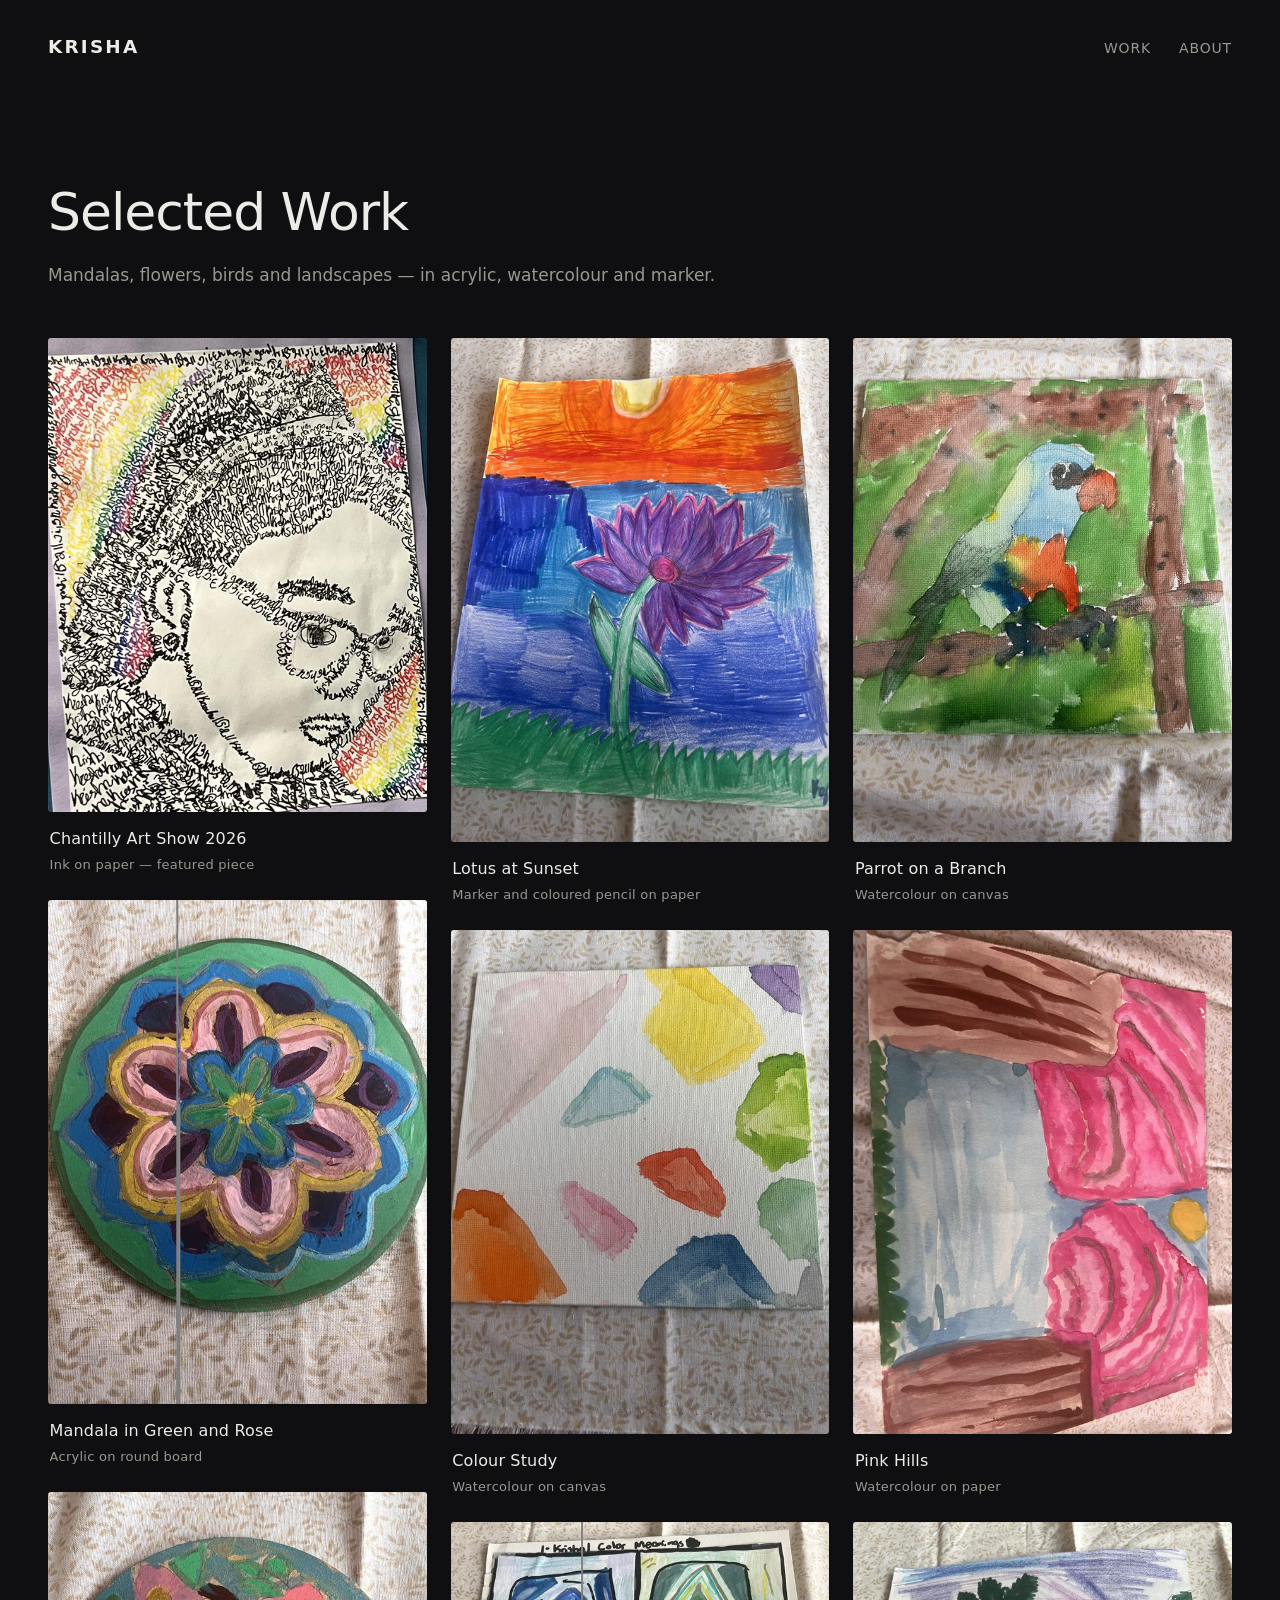
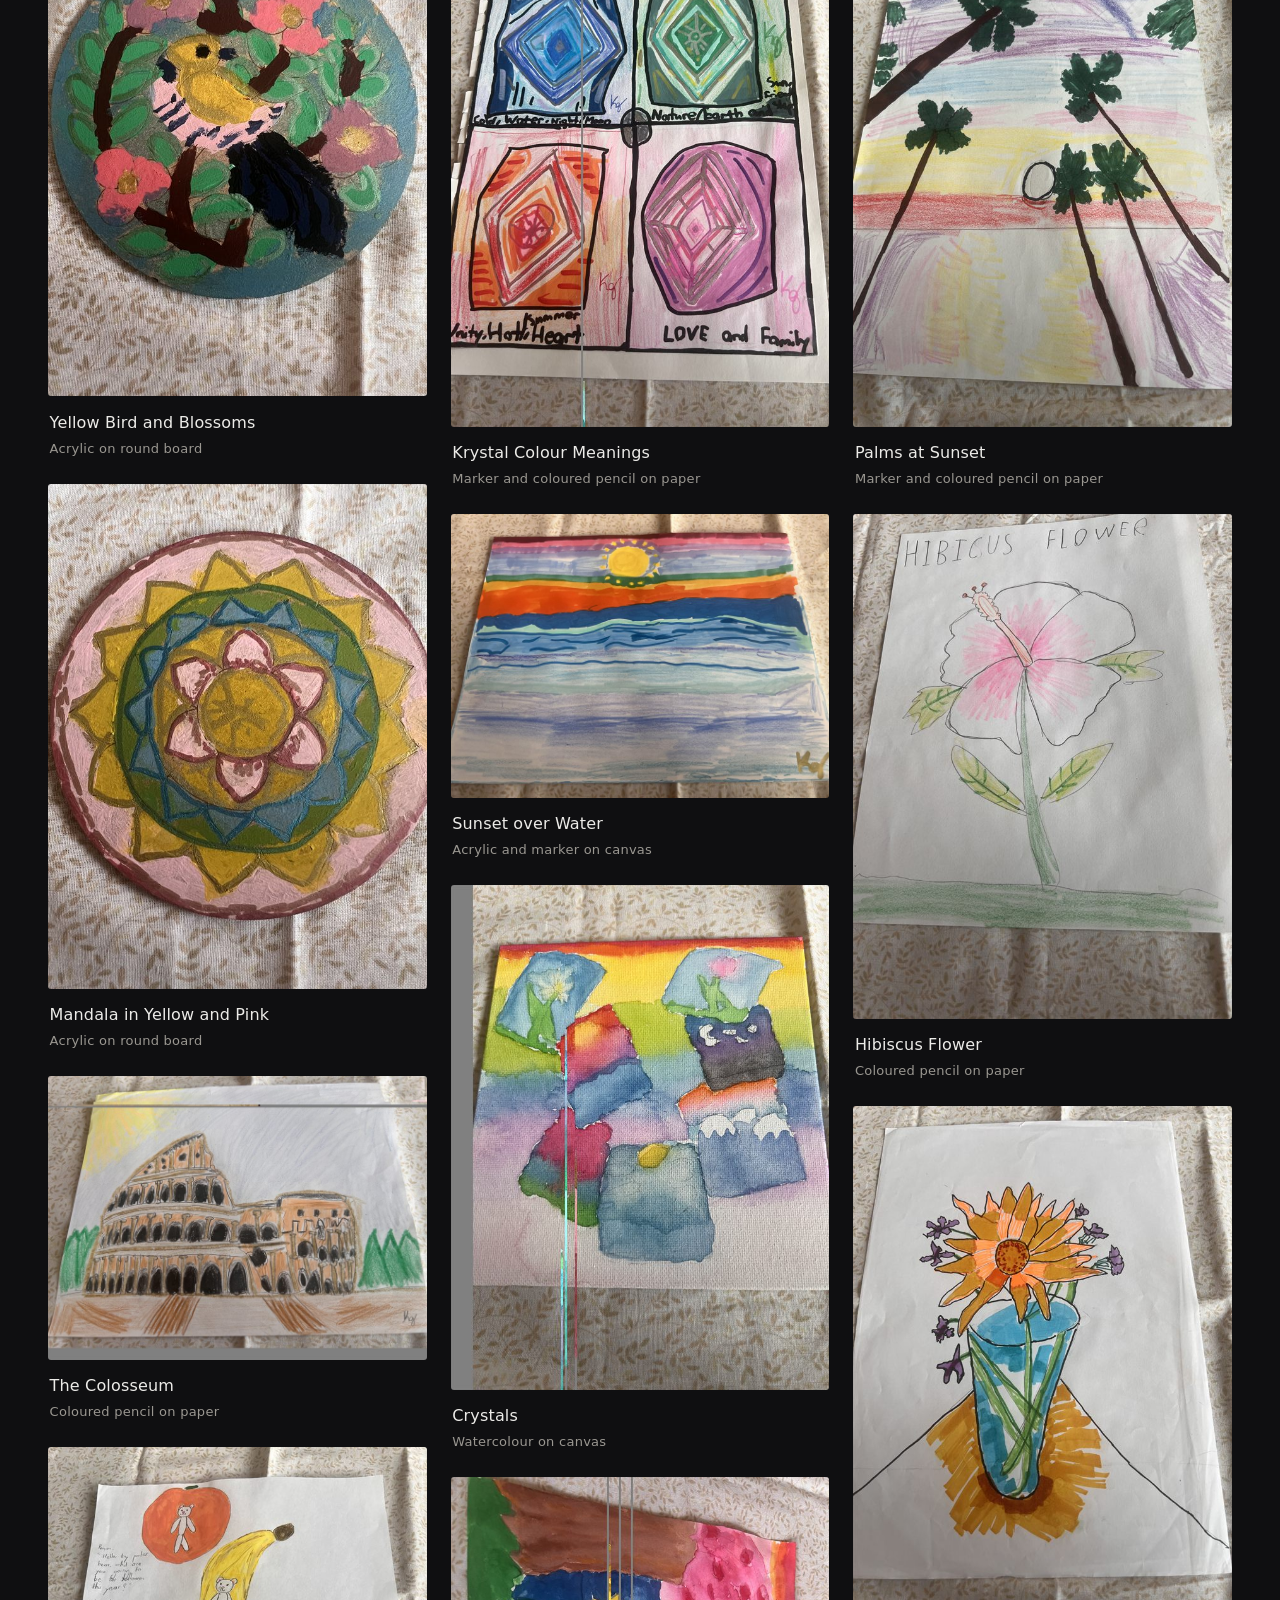
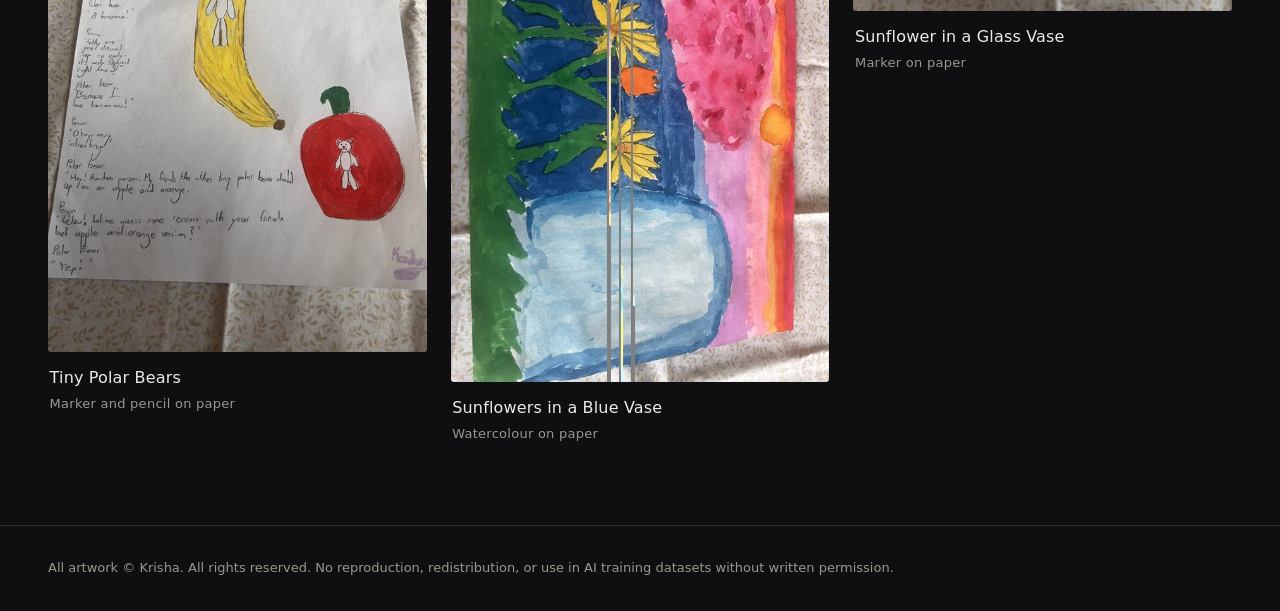
<file: index.html>
<!DOCTYPE html>
<html lang="en">
<head>
<meta charset="utf-8">
<meta name="viewport" content="width=device-width, initial-scale=1">
<title>Krisha — Paintings and Drawings</title>
<meta name="description" content="Selected paintings and drawings by Krisha. Mandalas, flowers, birds and landscapes in acrylic, watercolour and marker.">

<link rel="canonical" href="https://krisha-art.pages.dev/">
<meta property="og:type" content="website">
<meta property="og:title" content="Krisha — Paintings and Drawings">
<meta property="og:description" content="Selected paintings and drawings by Krisha. Mandalas, flowers, birds and landscapes in acrylic, watercolour and marker.">
<meta property="og:image" content="https://krisha-art.pages.dev/images/full/piece-19.jpg">
<meta property="og:url" content="https://krisha-art.pages.dev/">
<meta name="twitter:card" content="summary_large_image">

<link rel="icon" href="/favicon.svg" type="image/svg+xml">
<link rel="stylesheet" href="/css/style.css">
</head>
<body>
<a class="skip" href="#gallery">Skip to gallery</a>

<header class="site-head">
  <a class="brand" href="/">Krisha</a>
  <nav>
    <a href="/">Work</a>
    <a href="/about.html">About</a>
  </nav>
</header>

<main>
  <section class="intro">
    <h1>Selected Work</h1>
    <p>Mandalas, flowers, birds and landscapes — in acrylic, watercolour and marker.</p>
  </section>

  <!--
    TITLES AND MEDIUM ARE MY BEST GUESS FROM LOOKING AT THE PHOTOS.
    Replace them with Krisha's real titles, years and materials.

    TO ADD A PIECE: copy one <figure> block and change these values.
    - href / data-full : full-size image  -> /images/full/<name>.jpg
    - src              : thumbnail        -> /images/thumbs/<name>.jpg
    - width / height   : the thumbnail's real pixel size, to reserve space and stop layout jank
    - alt              : describe the image, for screen readers and search
    - <h2> / .meta     : title, then year - medium
  -->
  <section id="gallery" class="gallery">

    <figure class="piece">
      <a href="/images/full/piece-19.jpg" data-full="/images/full/piece-19.jpg">
        <img src="/images/thumbs/piece-19.jpg" width="638" height="800" loading="eager" decoding="async"
             alt="Portrait of a young person with glasses and short dark hair, drawn entirely from densely handwritten words in black ink, framed by an arc of the same writing in red, orange, yellow, green, blue and purple.">
      </a>
      <figcaption>
        <h2>Chantilly Art Show 2026</h2>
        <p class="meta">Ink on paper &mdash; featured piece</p>
      </figcaption>
    </figure>

    <figure class="piece">
      <a href="/images/full/piece-01.jpg" data-full="/images/full/piece-01.jpg">
        <img src="/images/thumbs/piece-01.jpg" width="600" height="800" loading="eager" decoding="async"
             alt="Painted mandala on a round board: concentric pink, blue and gold petals radiating from a green flower centre, on a deep green ground.">
      </a>
      <figcaption>
        <h2>Mandala in Green and Rose</h2>
        <p class="meta">Acrylic on round board</p>
      </figcaption>
    </figure>

    <figure class="piece">
      <a href="/images/full/piece-02.jpg" data-full="/images/full/piece-02.jpg">
        <img src="/images/thumbs/piece-02.jpg" width="600" height="800" loading="eager" decoding="async"
             alt="Round painted board showing a yellow bird with a dark blue tail perched on a branch among pink blossoms and green leaves, framed by a teal border.">
      </a>
      <figcaption>
        <h2>Yellow Bird and Blossoms</h2>
        <p class="meta">Acrylic on round board</p>
      </figcaption>
    </figure>

    <figure class="piece">
      <a href="/images/full/piece-04.jpg" data-full="/images/full/piece-04.jpg">
        <img src="/images/thumbs/piece-04.jpg" width="600" height="800" loading="eager" decoding="async"
             alt="Painted mandala on a round board in yellow, green and blue, with a pink lotus at the centre and a dusty rose rim.">
      </a>
      <figcaption>
        <h2>Mandala in Yellow and Pink</h2>
        <p class="meta">Acrylic on round board</p>
      </figcaption>
    </figure>

    <figure class="piece">
      <a href="/images/full/piece-05.jpg" data-full="/images/full/piece-05.jpg">
        <img src="/images/thumbs/piece-05.jpg" width="800" height="600" loading="lazy" decoding="async"
             alt="Coloured pencil drawing of the Colosseum in Rome, its tiers of arches drawn in orange and black, with a yellow sun behind it and green trees on either side.">
      </a>
      <figcaption>
        <h2>The Colosseum</h2>
        <p class="meta">Coloured pencil on paper</p>
      </figcaption>
    </figure>

    <figure class="piece">
      <a href="/images/full/piece-06.jpg" data-full="/images/full/piece-06.jpg">
        <img src="/images/thumbs/piece-06.jpg" width="600" height="800" loading="lazy" decoding="async"
             alt="Illustrated story page: three tiny white bears dressed as an orange, a banana and an apple, beside a handwritten conversation about Halloween costumes.">
      </a>
      <figcaption>
        <h2>Tiny Polar Bears</h2>
        <p class="meta">Marker and pencil on paper</p>
      </figcaption>
    </figure>

    <figure class="piece">
      <a href="/images/full/piece-07.jpg" data-full="/images/full/piece-07.jpg">
        <img src="/images/thumbs/piece-07.jpg" width="600" height="800" loading="lazy" decoding="async"
             alt="Drawing of a large purple lotus on a green stem, standing in blue water beneath a burning orange sunset sky, with green grass in the foreground.">
      </a>
      <figcaption>
        <h2>Lotus at Sunset</h2>
        <p class="meta">Marker and coloured pencil on paper</p>
      </figcaption>
    </figure>

    <figure class="piece">
      <a href="/images/full/piece-08.jpg" data-full="/images/full/piece-08.jpg">
        <img src="/images/thumbs/piece-08.jpg" width="600" height="800" loading="lazy" decoding="async"
             alt="Watercolour study on white canvas: loose blocks of pink, yellow, orange, green, blue and purple scattered across the surface.">
      </a>
      <figcaption>
        <h2>Colour Study</h2>
        <p class="meta">Watercolour on canvas</p>
      </figcaption>
    </figure>

    <figure class="piece">
      <a href="/images/full/piece-09.jpg" data-full="/images/full/piece-09.jpg">
        <img src="/images/thumbs/piece-09.jpg" width="600" height="800" loading="lazy" decoding="async"
             alt="Page divided into four panels, each with a faceted crystal in a different colour: blue for water and moon, green for nature and earth, red for unity and heart, pink for love and family.">
      </a>
      <figcaption>
        <h2>Krystal Colour Meanings</h2>
        <p class="meta">Marker and coloured pencil on paper</p>
      </figcaption>
    </figure>

    <figure class="piece">
      <a href="/images/full/piece-10.jpg" data-full="/images/full/piece-10.jpg">
        <img src="/images/thumbs/piece-10.jpg" width="800" height="600" loading="lazy" decoding="async"
             alt="Painted seascape in horizontal bands: a yellow sun in a pink and lilac sky above orange and green stripes, with layered blue water below.">
      </a>
      <figcaption>
        <h2>Sunset over Water</h2>
        <p class="meta">Acrylic and marker on canvas</p>
      </figcaption>
    </figure>

    <figure class="piece">
      <a href="/images/full/piece-11.jpg" data-full="/images/full/piece-11.jpg">
        <img src="/images/thumbs/piece-11.jpg" width="600" height="800" loading="lazy" decoding="async"
             alt="Watercolour on canvas: soft overlapping squares in rainbow washes, some holding small shapes including a flower, a frog and a dark cat-like form.">
      </a>
      <figcaption>
        <h2>Crystals</h2>
        <p class="meta">Watercolour on canvas</p>
      </figcaption>
    </figure>

    <figure class="piece">
      <a href="/images/full/piece-12.jpg" data-full="/images/full/piece-12.jpg">
        <img src="/images/thumbs/piece-12.jpg" width="600" height="800" loading="lazy" decoding="async"
             alt="Watercolour of yellow sunflowers with green leaves in a pale blue vase, against a deep blue and pink background with an orange sun at the edge.">
      </a>
      <figcaption>
        <h2>Sunflowers in a Blue Vase</h2>
        <p class="meta">Watercolour on paper</p>
      </figcaption>
    </figure>

    <figure class="piece">
      <a href="/images/full/piece-13.jpg" data-full="/images/full/piece-13.jpg">
        <img src="/images/thumbs/piece-13.jpg" width="600" height="800" loading="lazy" decoding="async"
             alt="Watercolour on square canvas of a parrot with a blue head, orange beak and green body, perched on brown branches against leafy green.">
      </a>
      <figcaption>
        <h2>Parrot on a Branch</h2>
        <p class="meta">Watercolour on canvas</p>
      </figcaption>
    </figure>

    <figure class="piece">
      <a href="/images/full/piece-15.jpg" data-full="/images/full/piece-15.jpg">
        <img src="/images/thumbs/piece-15.jpg" width="600" height="800" loading="lazy" decoding="async"
             alt="Watercolour landscape in blocks of colour: deep pink rounded forms on the right, pale blue water in the middle, brown banks above and below, and a yellow sun.">
      </a>
      <figcaption>
        <h2>Pink Hills</h2>
        <p class="meta">Watercolour on paper</p>
      </figcaption>
    </figure>

    <figure class="piece">
      <a href="/images/full/piece-16.jpg" data-full="/images/full/piece-16.jpg">
        <img src="/images/thumbs/piece-16.jpg" width="600" height="800" loading="lazy" decoding="async"
             alt="Drawing of tall palm trees leaning across a striped sunset sky of blue, pink, yellow and red, with their reflections in the water below.">
      </a>
      <figcaption>
        <h2>Palms at Sunset</h2>
        <p class="meta">Marker and coloured pencil on paper</p>
      </figcaption>
    </figure>

    <figure class="piece">
      <a href="/images/full/piece-17.jpg" data-full="/images/full/piece-17.jpg">
        <img src="/images/thumbs/piece-17.jpg" width="600" height="800" loading="lazy" decoding="async"
             alt="Botanical drawing of a single pink hibiscus flower with a long stamen, green leaves along its stem and a band of grass at the base. Titled Hibicus Flower in pencil.">
      </a>
      <figcaption>
        <h2>Hibiscus Flower</h2>
        <p class="meta">Coloured pencil on paper</p>
      </figcaption>
    </figure>

    <figure class="piece">
      <a href="/images/full/piece-18.jpg" data-full="/images/full/piece-18.jpg">
        <img src="/images/thumbs/piece-18.jpg" width="600" height="800" loading="lazy" decoding="async"
             alt="Marker drawing of a large orange sunflower and small purple sprigs in a tall blue glass vase, standing on a gold circle.">
      </a>
      <figcaption>
        <h2>Sunflower in a Glass Vase</h2>
        <p class="meta">Marker on paper</p>
      </figcaption>
    </figure>

    <!--
      HELD BACK ON PURPOSE - piece-14 has "Krisha Gandhi" written across the
      artwork itself, so publishing it puts her full name on a public, indexed
      page. The file is in images/ and ready; delete these comment markers to
      include it.

    <figure class="piece">
      <a href="/images/full/piece-14.jpg" data-full="/images/full/piece-14.jpg">
        <img src="/images/thumbs/piece-14.jpg" width="600" height="800" loading="lazy" decoding="async"
             alt="Poster drawing with a purple flowering tree above a river, sunflowers along the bottom, and the hand lettered words Be Kind, Always Believe.">
      </a>
      <figcaption>
        <h2>Be Kind</h2>
        <p class="meta">Marker and coloured pencil on paper</p>
      </figcaption>
    </figure>

    -->

  </section>
</main>

<footer class="site-foot">
  <p>All artwork &copy; Krisha. All rights reserved. No reproduction, redistribution, or use in AI training datasets without written permission.</p>
</footer>

<dialog id="lightbox" aria-label="Artwork viewer">
  <button class="lb-close" data-lb="close" aria-label="Close viewer">&times;</button>
  <button class="lb-nav lb-prev" data-lb="prev" aria-label="Previous artwork">&#8249;</button>
  <button class="lb-nav lb-next" data-lb="next" aria-label="Next artwork">&#8250;</button>
  <figure>
    <img id="lb-img" alt="">
    <figcaption>
      <h2 id="lb-title"></h2>
      <p class="meta" id="lb-meta"></p>
    </figcaption>
  </figure>
</dialog>

<script src="/js/lightbox.js" defer></script>
</body>
</html>
</file>
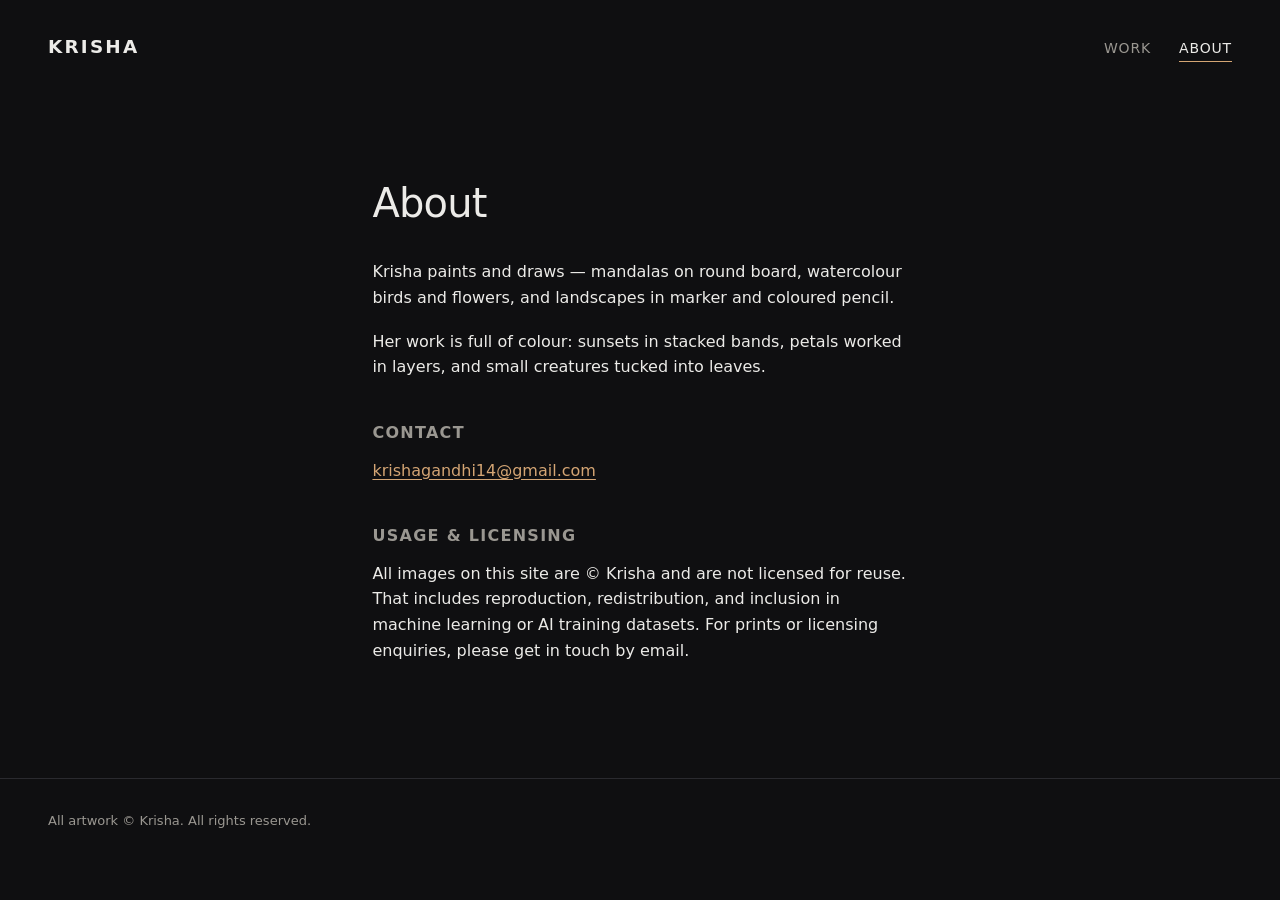
<file: about.html>
<!DOCTYPE html>
<html lang="en">
<head>
<meta charset="utf-8">
<meta name="viewport" content="width=device-width, initial-scale=1">
<title>About — Krisha</title>
<meta name="description" content="About Krisha, painter and illustrator.">

<link rel="canonical" href="https://krisha-art.pages.dev/about.html">
<meta property="og:type" content="profile">
<meta property="og:title" content="About — Krisha">
<meta property="og:description" content="About Krisha, painter and illustrator.">
<meta property="og:image" content="https://krisha-art.pages.dev/images/full/piece-02.jpg">

<link rel="icon" href="/favicon.svg" type="image/svg+xml">
<link rel="stylesheet" href="/css/style.css">
</head>
<body>
<a class="skip" href="#main">Skip to content</a>

<header class="site-head">
  <a class="brand" href="/">Krisha</a>
  <nav>
    <a href="/">Work</a>
    <a href="/about.html" aria-current="page">About</a>
  </nav>
</header>

<main id="main" class="prose">
  <h1>About</h1>

  <!-- Replace both paragraphs with Krisha's own words. -->
  <p>
    Krisha paints and draws — mandalas on round board, watercolour birds and
    flowers, and landscapes in marker and coloured pencil.
  </p>

  <p>
    Her work is full of colour: sunsets in stacked bands, petals worked in
    layers, and small creatures tucked into leaves.
  </p>

  <h2>Contact</h2>
  <ul class="links">
    <li><a href="mailto:krishagandhi14@gmail.com">krishagandhi14@gmail.com</a></li>
  </ul>

  <h2>Usage &amp; licensing</h2>
  <p>
    All images on this site are &copy; Krisha and are not licensed for reuse.
    That includes reproduction, redistribution, and inclusion in machine
    learning or AI training datasets. For prints or licensing enquiries,
    please get in touch by email.
  </p>
</main>

<footer class="site-foot">
  <p>All artwork &copy; Krisha. All rights reserved.</p>
</footer>
</body>
</html>
</file>
<file: css/style.css>
:root {
  --bg: #0f0f11;
  --bg-elev: #17171a;
  --fg: #ecebe8;
  --fg-muted: #9a9791;
  --accent: #d4a574;
  --border: #2a2a2f;
  --maxw: 1500px;
  --gap: 1.5rem;
}

*, *::before, *::after { box-sizing: border-box; }

html { -webkit-text-size-adjust: 100%; }

body {
  margin: 0;
  background: var(--bg);
  color: var(--fg);
  font: 16px/1.6 ui-sans-serif, system-ui, "Segoe UI", Inter, Helvetica, Arial, sans-serif;
  -webkit-font-smoothing: antialiased;
}

a { color: inherit; }

img { max-width: 100%; height: auto; display: block; }

:focus-visible {
  outline: 2px solid var(--accent);
  outline-offset: 3px;
}

.skip {
  position: absolute;
  left: -9999px;
  top: 0;
  background: var(--accent);
  color: #16130f;
  padding: .6rem 1rem;
  z-index: 100;
}
.skip:focus { left: 0; }

/* ---------- header ---------- */

.site-head {
  display: flex;
  align-items: baseline;
  justify-content: space-between;
  gap: 2rem;
  max-width: var(--maxw);
  margin: 0 auto;
  padding: 2rem clamp(1rem, 4vw, 3rem);
}

.brand {
  font-size: 1.15rem;
  font-weight: 600;
  letter-spacing: .12em;
  text-transform: uppercase;
  text-decoration: none;
}

.site-head nav {
  display: flex;
  gap: 1.75rem;
  font-size: .875rem;
  letter-spacing: .06em;
  text-transform: uppercase;
}

.site-head nav a {
  color: var(--fg-muted);
  text-decoration: none;
  padding-bottom: 2px;
  border-bottom: 1px solid transparent;
  transition: color .18s ease, border-color .18s ease;
}

.site-head nav a:hover,
.site-head nav a[aria-current="page"] {
  color: var(--fg);
  border-bottom-color: var(--accent);
}

/* ---------- intro ---------- */

.intro {
  max-width: var(--maxw);
  margin: 0 auto;
  padding: clamp(2rem, 6vw, 5rem) clamp(1rem, 4vw, 3rem) clamp(1.5rem, 4vw, 3rem);
}

.intro h1 {
  margin: 0 0 .5rem;
  font-size: clamp(2rem, 5vw, 3.25rem);
  font-weight: 500;
  letter-spacing: -.02em;
}

.intro p {
  margin: 0;
  color: var(--fg-muted);
  font-size: 1.0625rem;
}

/* ---------- gallery (CSS masonry) ---------- */

.gallery {
  max-width: var(--maxw);
  margin: 0 auto;
  padding: 0 clamp(1rem, 4vw, 3rem) 5rem;
  column-count: 3;
  column-gap: var(--gap);
}

@media (max-width: 1000px) { .gallery { column-count: 2; } }
@media (max-width: 620px)  { .gallery { column-count: 1; } }

.piece {
  margin: 0 0 var(--gap);
  break-inside: avoid;
  page-break-inside: avoid;
}

.piece a {
  display: block;
  overflow: hidden;
  background: var(--bg-elev);
  border-radius: 3px;
}

.piece img {
  width: 100%;
  transition: transform .5s cubic-bezier(.2, .6, .2, 1), opacity .3s ease;
}

.piece a:hover img { transform: scale(1.03); }

.piece figcaption {
  padding: .85rem .1rem 0;
}

.piece h2 {
  margin: 0;
  font-size: 1rem;
  font-weight: 500;
  letter-spacing: .01em;
}

.meta {
  margin: .2rem 0 0;
  color: var(--fg-muted);
  font-size: .8125rem;
  letter-spacing: .02em;
}

/* ---------- prose pages ---------- */

.prose {
  max-width: 62ch;
  margin: 0 auto;
  padding: clamp(2rem, 6vw, 5rem) clamp(1rem, 4vw, 3rem) 6rem;
}

.prose h1 {
  margin: 0 0 1.5rem;
  font-size: clamp(1.75rem, 4vw, 2.5rem);
  font-weight: 500;
  letter-spacing: -.02em;
}

.prose h2 {
  margin: 2.5rem 0 .75rem;
  font-size: 1rem;
  font-weight: 600;
  letter-spacing: .08em;
  text-transform: uppercase;
  color: var(--fg-muted);
}

.prose p { margin: 0 0 1.15rem; }

.prose a { color: var(--accent); text-underline-offset: 3px; }

.links { list-style: none; margin: 0; padding: 0; }
.links li { margin-bottom: .4rem; }

/* ---------- footer ---------- */

.site-foot {
  border-top: 1px solid var(--border);
  padding: 2rem clamp(1rem, 4vw, 3rem);
}

.site-foot p {
  max-width: var(--maxw);
  margin: 0 auto;
  color: var(--fg-muted);
  font-size: .8125rem;
}

/* ---------- lightbox ---------- */

#lightbox {
  width: 100vw;
  height: 100dvh;
  max-width: none;
  max-height: none;
  margin: 0;
  padding: 0;
  border: 0;
  background: rgba(10, 10, 12, .97);
  color: var(--fg);
  overflow: hidden;
}

#lightbox::backdrop { background: rgba(10, 10, 12, .97); }

#lightbox figure {
  display: flex;
  flex-direction: column;
  align-items: center;
  justify-content: center;
  gap: 1rem;
  height: 100%;
  margin: 0;
  padding: 3.5rem 4.5rem;
}

#lb-img {
  max-width: 100%;
  max-height: calc(100dvh - 11rem);
  width: auto;
  object-fit: contain;
}

#lightbox figcaption { text-align: center; }
#lightbox figcaption h2 { margin: 0; font-size: 1rem; font-weight: 500; }

#lightbox button {
  position: absolute;
  background: none;
  border: 0;
  color: var(--fg-muted);
  cursor: pointer;
  line-height: 1;
  transition: color .18s ease;
}

#lightbox button:hover { color: var(--fg); }

.lb-close { top: 1rem; right: 1.25rem; font-size: 2.25rem; }

.lb-nav {
  top: 50%;
  transform: translateY(-50%);
  font-size: 3rem;
  padding: 1rem;
}

.lb-prev { left: .25rem; }
.lb-next { right: .25rem; }

@media (max-width: 620px) {
  #lightbox figure { padding: 3.5rem 1rem; }
  .lb-nav { font-size: 2.25rem; padding: .5rem; }
}

@media (prefers-reduced-motion: reduce) {
  *, *::before, *::after {
    animation-duration: .01ms !important;
    transition-duration: .01ms !important;
  }
  .piece a:hover img { transform: none; }
}
</file>
